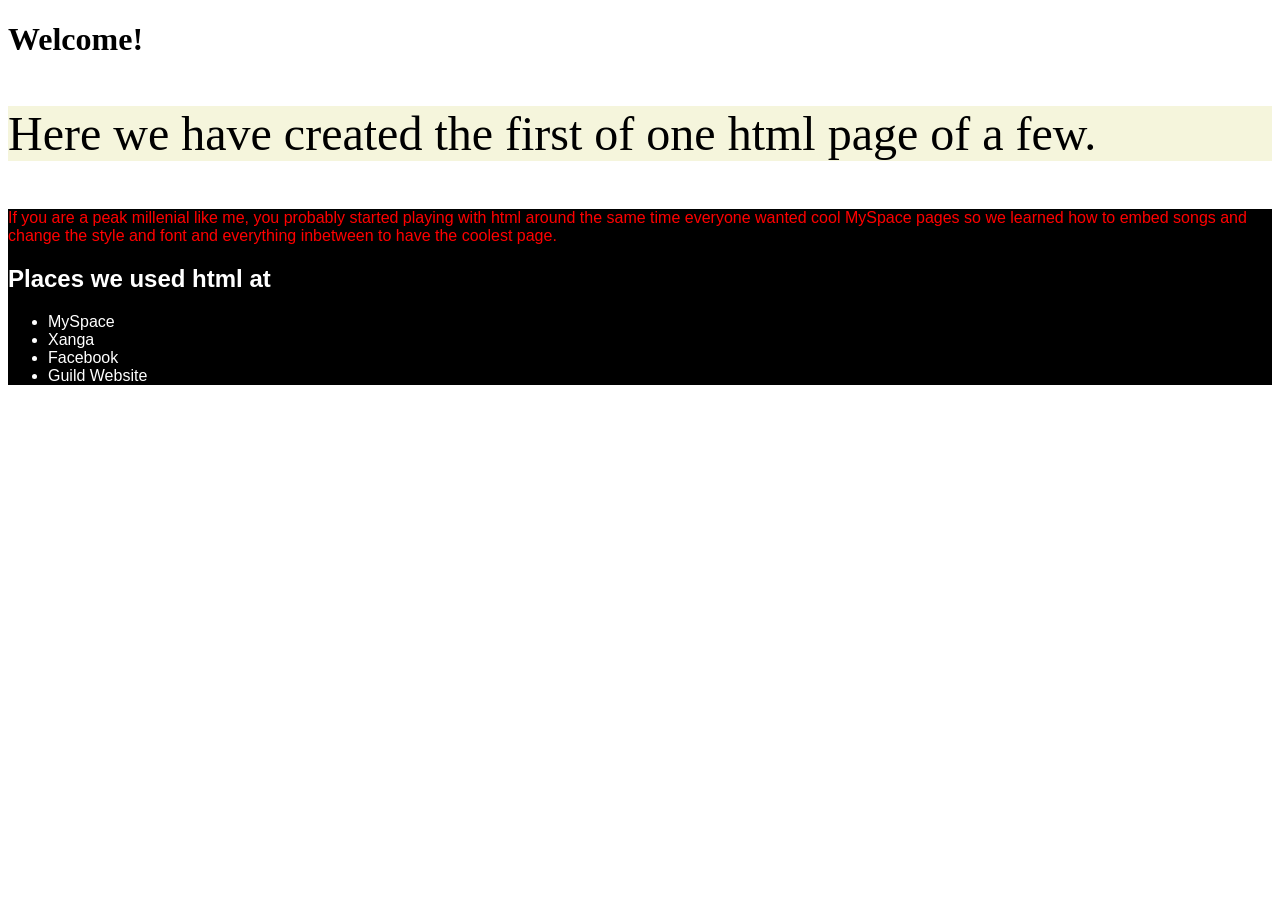
<file: Week2/index.html>
<!-- HTML is made up of elements -->

<!DOCTYPE html>
<html>
<!--ELEMENTS are just boxes that we place content in-->
<!--ELEMENTS are made up of tags and attributes-->
<!--TAGS look like <sometag> CONTENT </sometag> -->

<!-- overall structure of HTML elements are:  <sometag>CONTENT FOR THAT ELEMENT</sometag> -->

<!--attributes are descriptors of elements that provide more context or provide customization to an element-->

<head>
    <!--HEAD element provides metadata-->

    <title>My first page!</title>

</head>

<body> <!--the body renders everything that we see in the viewport OR we interact with-->

    <!--the style attribute styles an element-->

    <h1>Welcome! </h1>
    <p style="background-color: beige; font-size: 48px;">
        Here we have created the first of one html page of a few. 
    </p>

    <!--Elements can have multiple attributes, but only 1 tag-->
    
    <!--ELEMENTS are made up of tags (mandatory), attribute (optional), content (what is in the element)-->

    <div style="background-color: black; color: white; font-family:'Trebuchet MS', 'Lucida Sans Unicode', 'Lucida Grande', 'Lucida Sans', Arial, sans-serif" class="ships-scifi">

        <p id="lorem-ipsum" style="color: red;">If you are a peak millenial like me, you probably started playing with html around the same time everyone wanted cool MySpace pages so we learned how to embed songs and change the style and font and everything inbetween to have the coolest page. </p>

        <h2> Places we used html at</h2>
        <ul>
            <li id="tom">MySpace</li>
            <li id="journal">Xanga</li>
            <li id="yearbook">Facebook</li>
            <li id="game">Guild Website </li>
        </ul>

    </div>

  
</body>

</html>
</file>
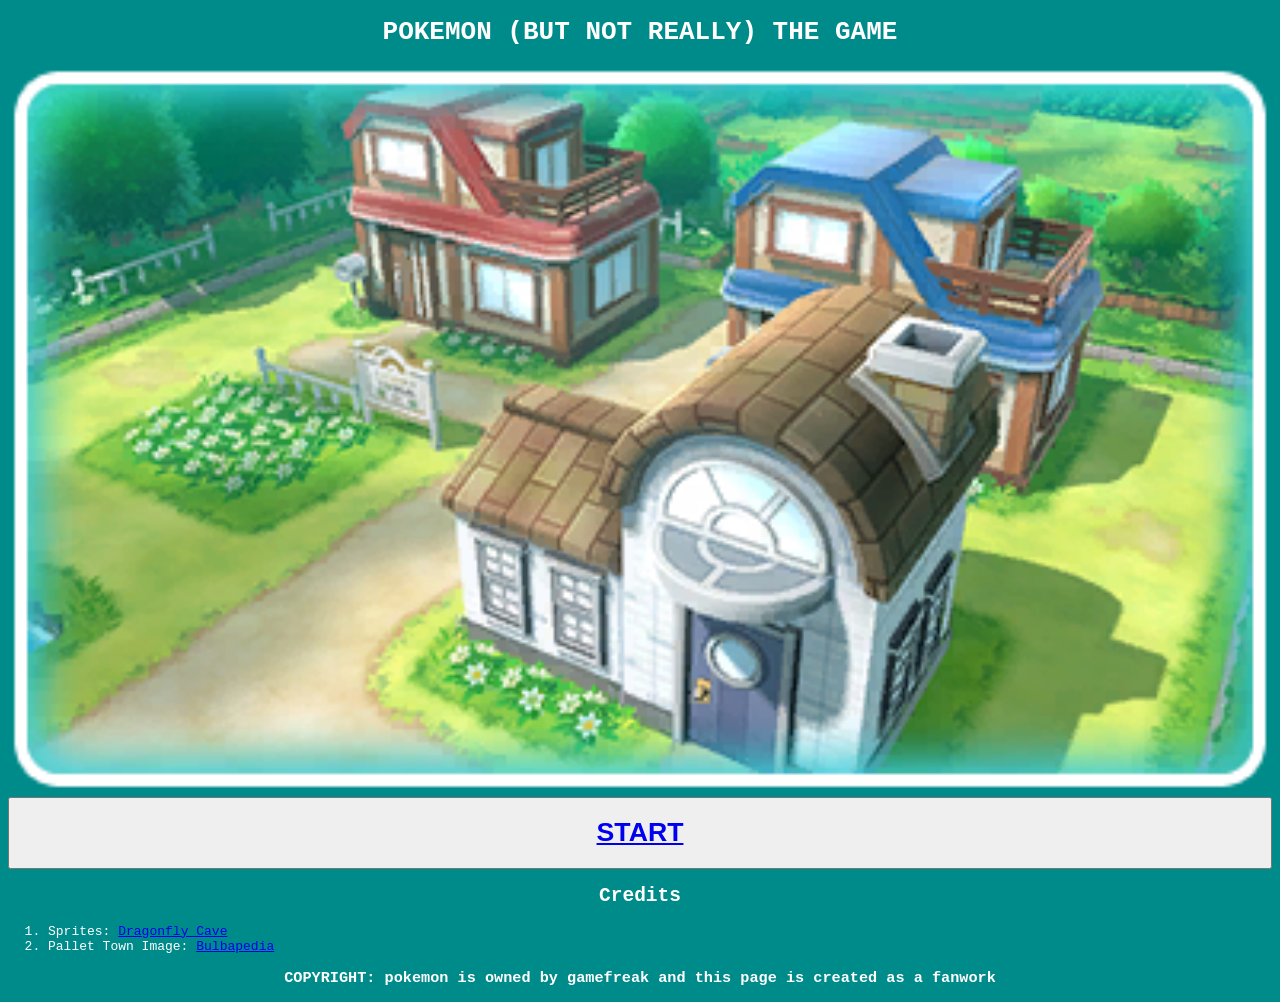
<file: Week2/ourfirstgame/index.html>
<!--declare what type of page this is-->
<!DOCTYPE html>

<!--where html starts and ends-->

<html>

<head>
    <title>OUR FIRST GAME</title>
</head>

<!--html pages are made of elements-->
<!--elements have three parts, a tag that describes the elements, the content/what's being rendered by the browser and the attributes-->
<body style="background-color: darkcyan; color: white; font-family: monospace">

    <!--H1 through H6 are Section Titles-->

        <h1 style="color: white; text-align: center; font-family: monospace;">POKEMON (BUT NOT REALLY) THE GAME</h1>
    <!--IMG element renders an image-->

    <img src="./assets/Pallet_Town_PE.png" aria-label="an image of pallet town from pokemon" style="width: 100%"></img>

    <button class="start-button" style="width: 100%"><h1 style="text-align: center;"><a href="./game.html">START</a></h1></button>

    <!--LISTS: ordered list (where the steps count; 1,2,3,4) and unordered lists (lists where order doesn't matter;  * , * )-->

    <section id="credits">
        <h2 style="text-align: center">Credits</h2>
        <ol>
            <li>Sprites:  <a href="https://www.dragonflycave.com/resources/sprite-generator/">Dragonfly Cave</a></li>
            <li>Pallet Town Image:  <a href="https://bulbapedia.bulbagarden.net/wiki/Main_Page">Bulbapedia</a></li>
        </ol>
    </section>

    <h3 style="color: white; text-align: center; font-family: monospace;">COPYRIGHT: pokemon is owned by gamefreak and this page is created as a fanwork</h3>
    



</body>
</html>
</file>
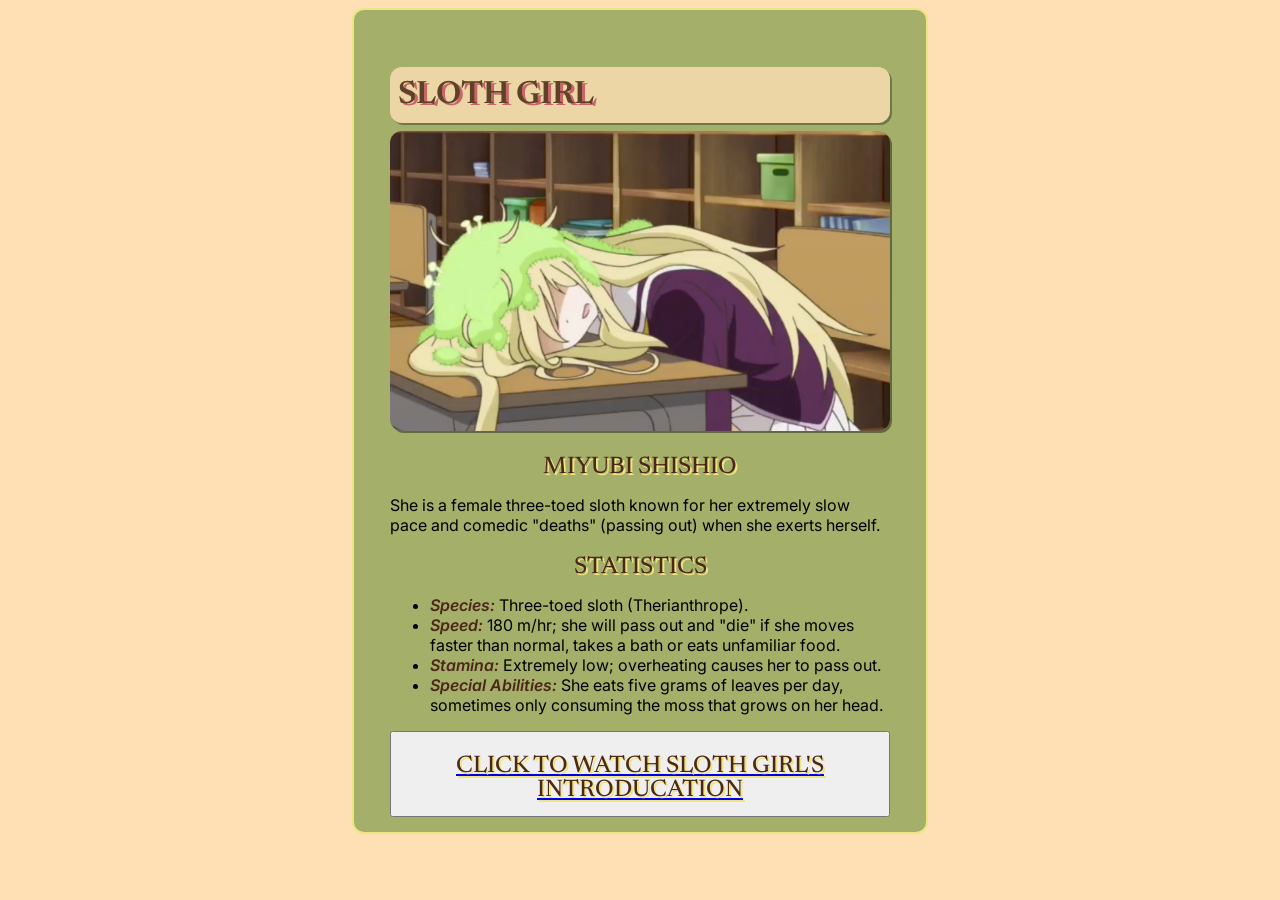
<file: Week3/card/index.html>
<!DOCTYPE html>
<html lang="en">
    <head>
        <meta charset="UTF-8">
        <meta name="viewport" content="width=device-width, initial-scale=1.0">
        <title> Sloth Girl Card</title>
            <style>
            @import url('https://fonts.googleapis.com/css2?family=Inter:ital,opsz,wght@0,14..32,100..900;1,14..32,100..900&family=Newsreader:ital,opsz,wght@0,6..72,200..800;1,6..72,200..800&display=swap');
            </style>
        <link rel="stylesheet" href="./styles.css">
    </head>

    <body>

        <div class="cards">
            <div>
                <h1>Sloth Girl</h1>
                <img src="./assets/slothgirl1.jpeg">

                <h2>Miyubi Shishio</h2>
                <p>She is a female three-toed sloth known for her extremely slow pace and comedic "deaths" (passing out) when she exerts herself.</p>

                <h2>Statistics</h2>
                <ul>
                    <li><span class="stat">Species:</span> Three-toed sloth (Therianthrope).</li>
                    <li><span class="stat">Speed:</span> 180 m/hr; she will pass out and "die" if she moves faster than normal, takes a bath or eats unfamiliar food.</li>
                    <li><span class="stat">Stamina:</span> Extremely low; overheating causes her to pass out.</li>
                    <li><span class="stat">Special Abilities:</span> She eats five grams of leaves per day, sometimes only consuming the moss that grows on her head.</li>
                </ul>

                <button id="link"><a href="https://youtu.be/e1rJZK820e8"><h2>Click to Watch Sloth Girl's Introducation</h2></a>
                </button>
            </div>

        </div>


    </body>






</html>
</file>
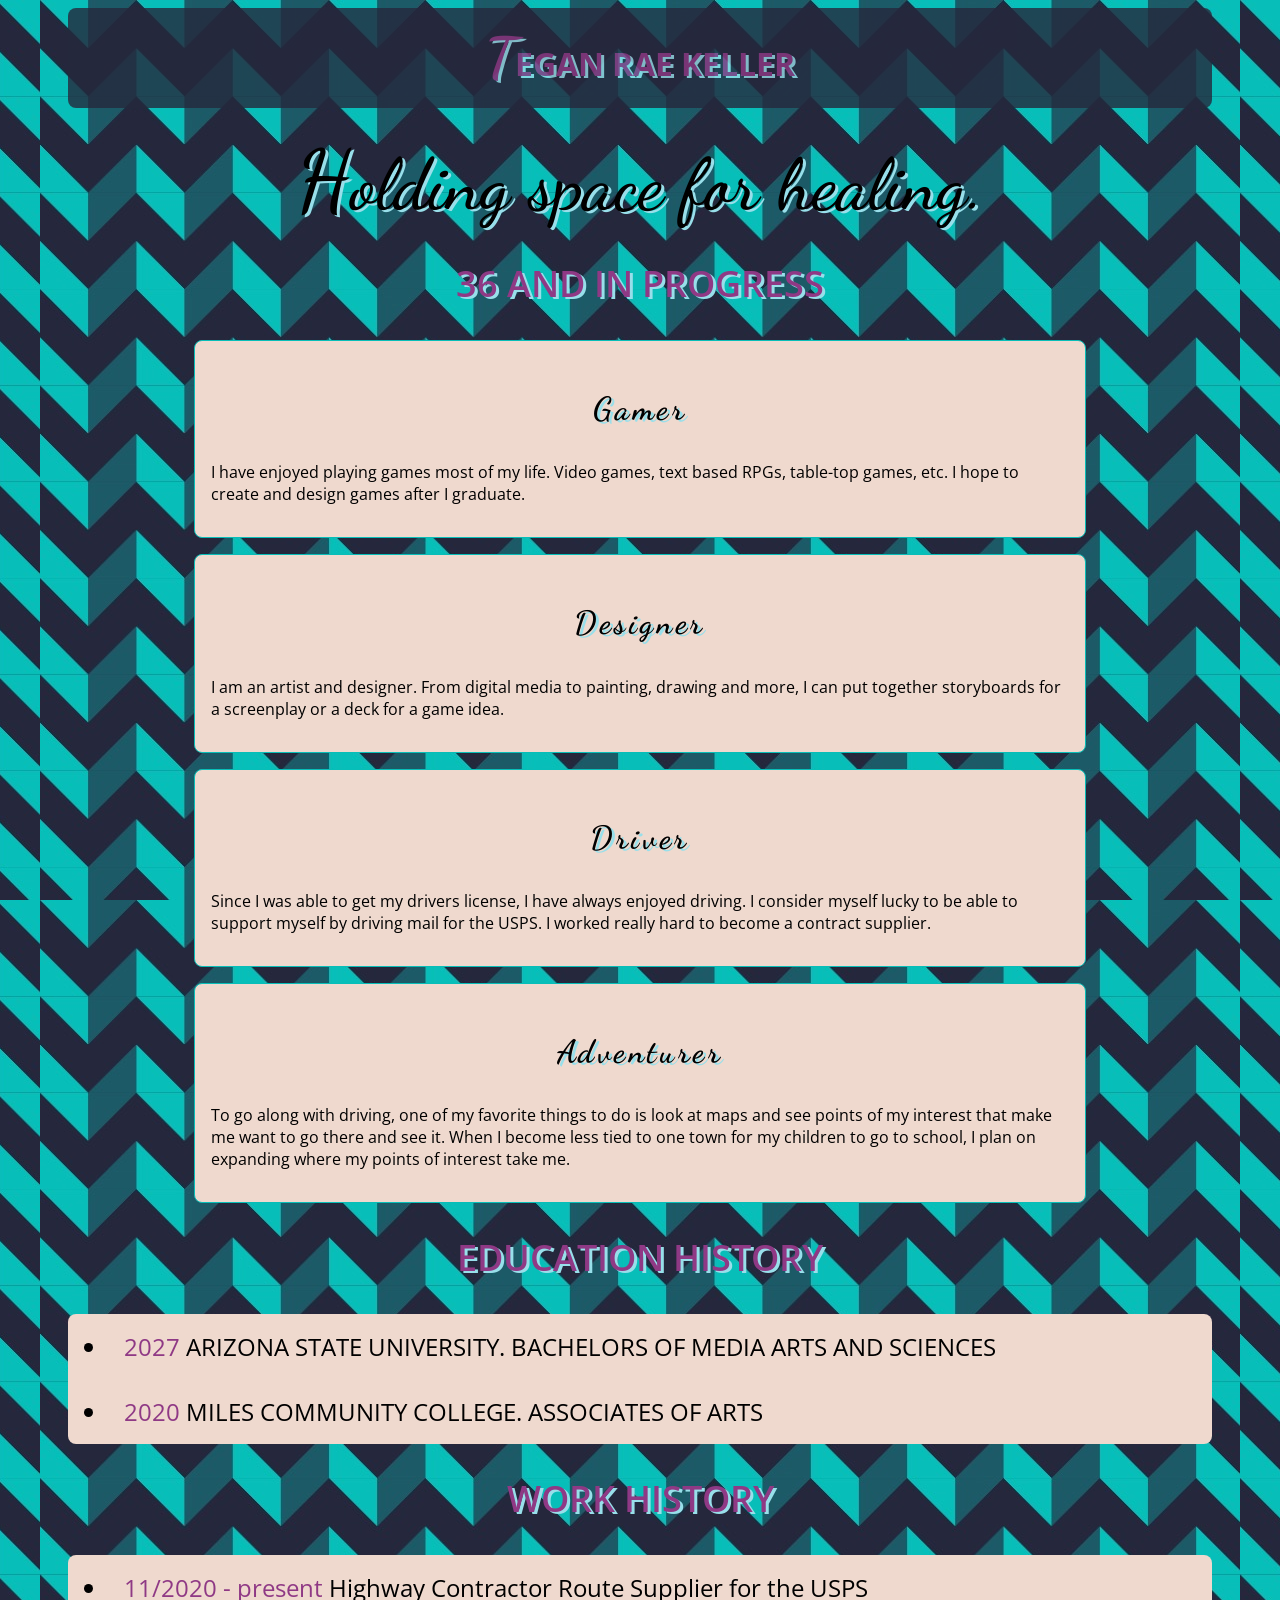
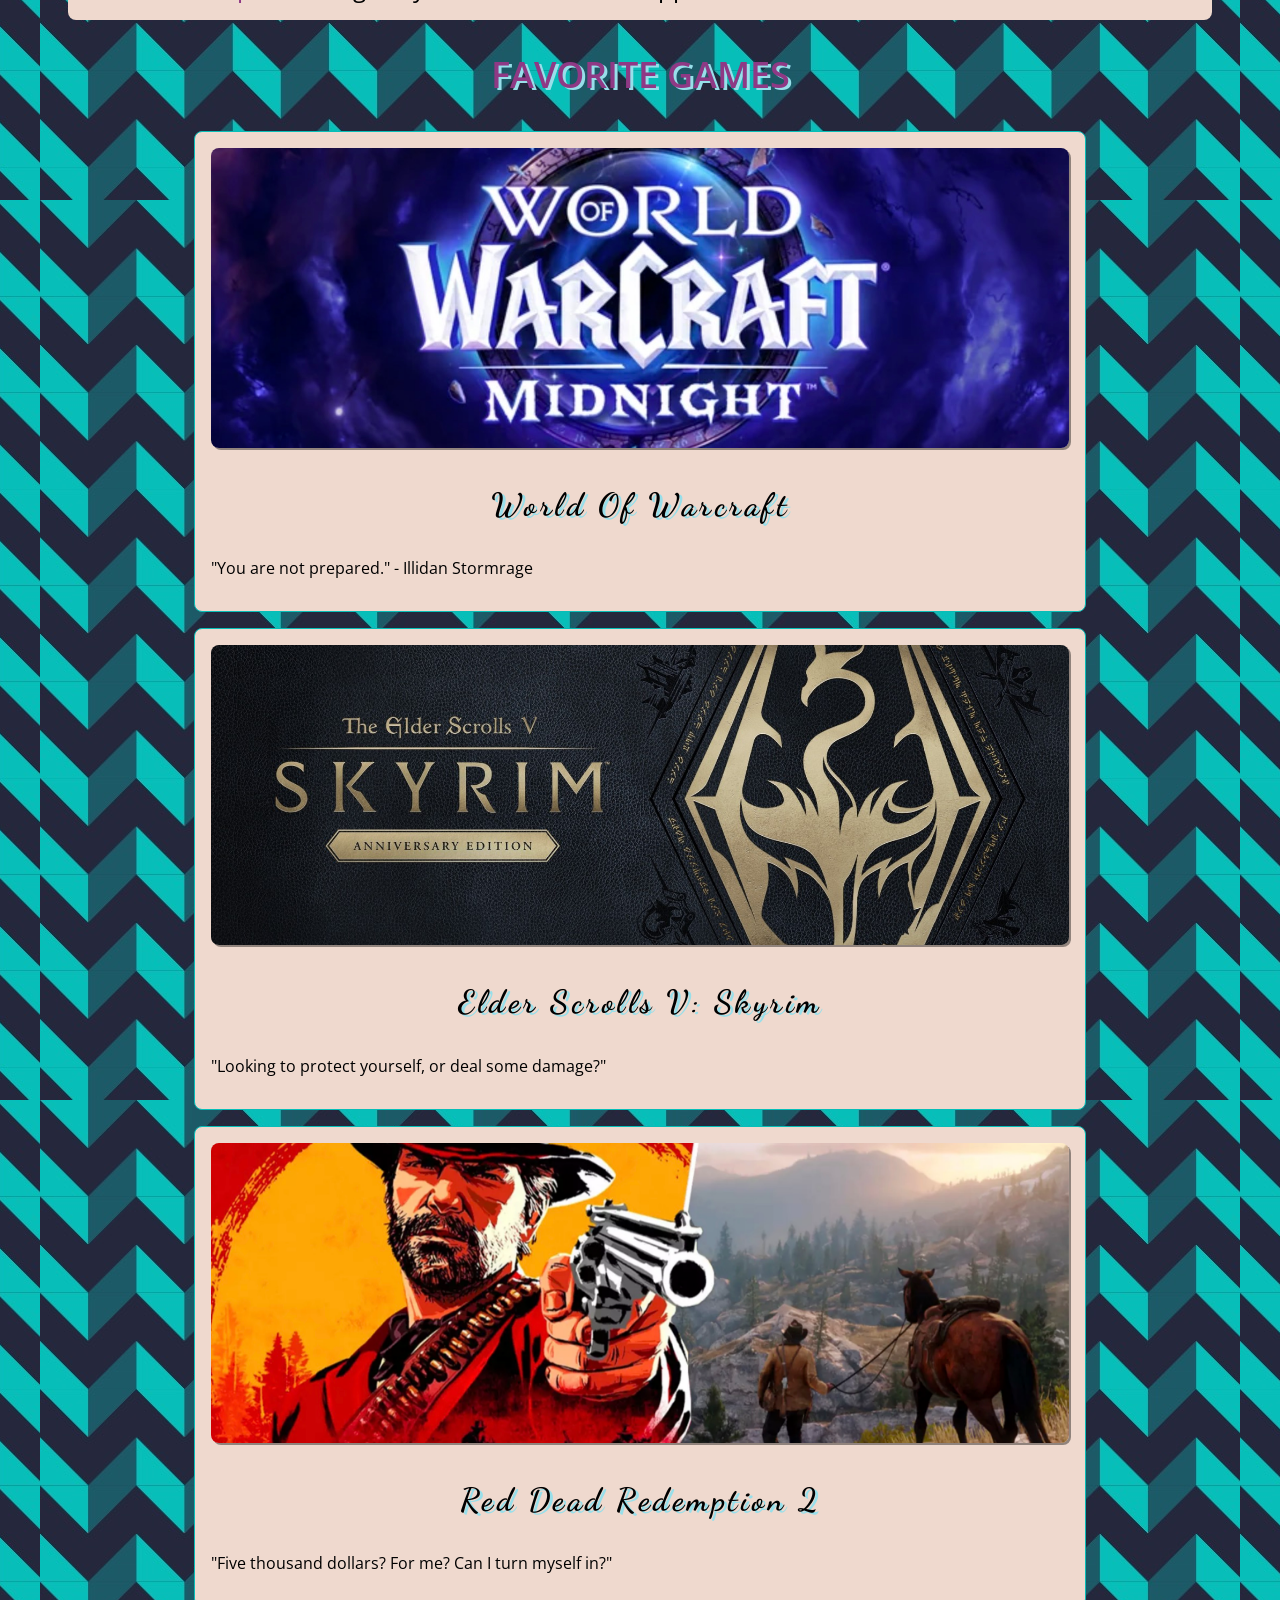
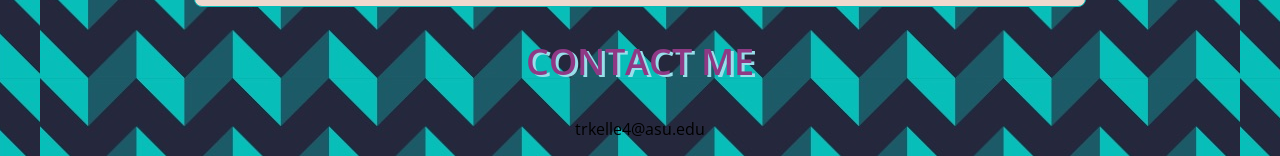
<file: Week3/portfolio/index.html>
<!DOCTYPE html>
<html lang="en">
    
<head>
    <meta charset="UTF-8">
    <meta name="viewport" content="width=device-width, initial-scale=1.0">
    <title>TRK CSS PORTFOLIO// 2026</title>
    <style>
        @import url('https://fonts.googleapis.com/css2?family=Dancing+Script:wght@300;400;500;600;700&family=Open+Sans:ital,wght@0,100..700;1,100..700&display=swap');
    </style>
    <link rel="stylesheet" href="./styles.css">
    <!--link says hey, you are going to reference some important information, here is the type of file you're referenceing and here is its location-->
</head>

<body>

    <header><center>Tegan Rae Keller</center></header>
    <div class="title">Holding space for healing.</div>
    
    <div class="inProgress">
        <h2>36 and in progress</h2>
        <div class="cards">

            <div><h3>Gamer</h3>
            <p>I have enjoyed playing games most of my life. Video games, text based RPGs, table-top games, etc. I hope to create and design games after I graduate.</p></div>

            <div><h3>Designer</h3>
                <p>I am an artist and designer. From digital media to painting, drawing and more, I can put together storyboards for a screenplay or a deck for a game idea.</p>
            </div>

            <div><h3>Driver</h3>
                <p>Since I was able to get my drivers license, I have always enjoyed driving. I consider myself lucky to be able to support myself by driving mail for the USPS. I worked really hard to become a contract supplier.</p>
            </div>

            <div><h3>Adventurer</h3>
                <p>To go along with driving, one of my favorite things to do is look at maps and see points of my interest that make me want to go there and see it. When I become less tied to one town for my children to go to school, I plan on expanding where my points of interest take me.</p>
            </div>

        </div>
    </div>

    <div class="education">
        <h2>Education History</h2>
        <ul>
            <li><span class="year">2027</span> ARIZONA STATE UNIVERSITY. BACHELORS OF MEDIA ARTS AND SCIENCES</li>
            <li><span class="year">2020</span> MILES COMMUNITY COLLEGE. ASSOCIATES OF ARTS</li>
        </ul>
    </div>

    <div class="work">
        <h2>Work History</h2>
        <ul>
            <li><span class="year">11/2020 - present</span> Highway Contractor Route Supplier for the USPS</li>
        </ul>
    </div>

    <div class="games">

        <h2>Favorite Games</h2>
        <div class="cards">
            <div>
                <img src="./assets/wowmidnight.jpeg">
                <h3>World of Warcraft</h3>
                <p>"You are not prepared." - Illidan Stormrage</p>
            </div>

            <div>
                <img src="./assets/skyrim.jpg">
                <h3>Elder Scrolls V: Skyrim</h3>
                <p>"Looking to protect yourself, or deal some damage?"</p>
            </div>

            <div>
                <img src="./assets/rdr2.jpeg">
                <h3>Red Dead Redemption 2</h3>
                <p>"Five thousand dollars? For me? Can I turn myself in?"</p>
            </div>
    </div>

    <footer>
        <h2>CONTACT ME</h2>
        <p><center>trkelle4@asu.edu</center></p>
    </footer>

</body>

</html>
</file>
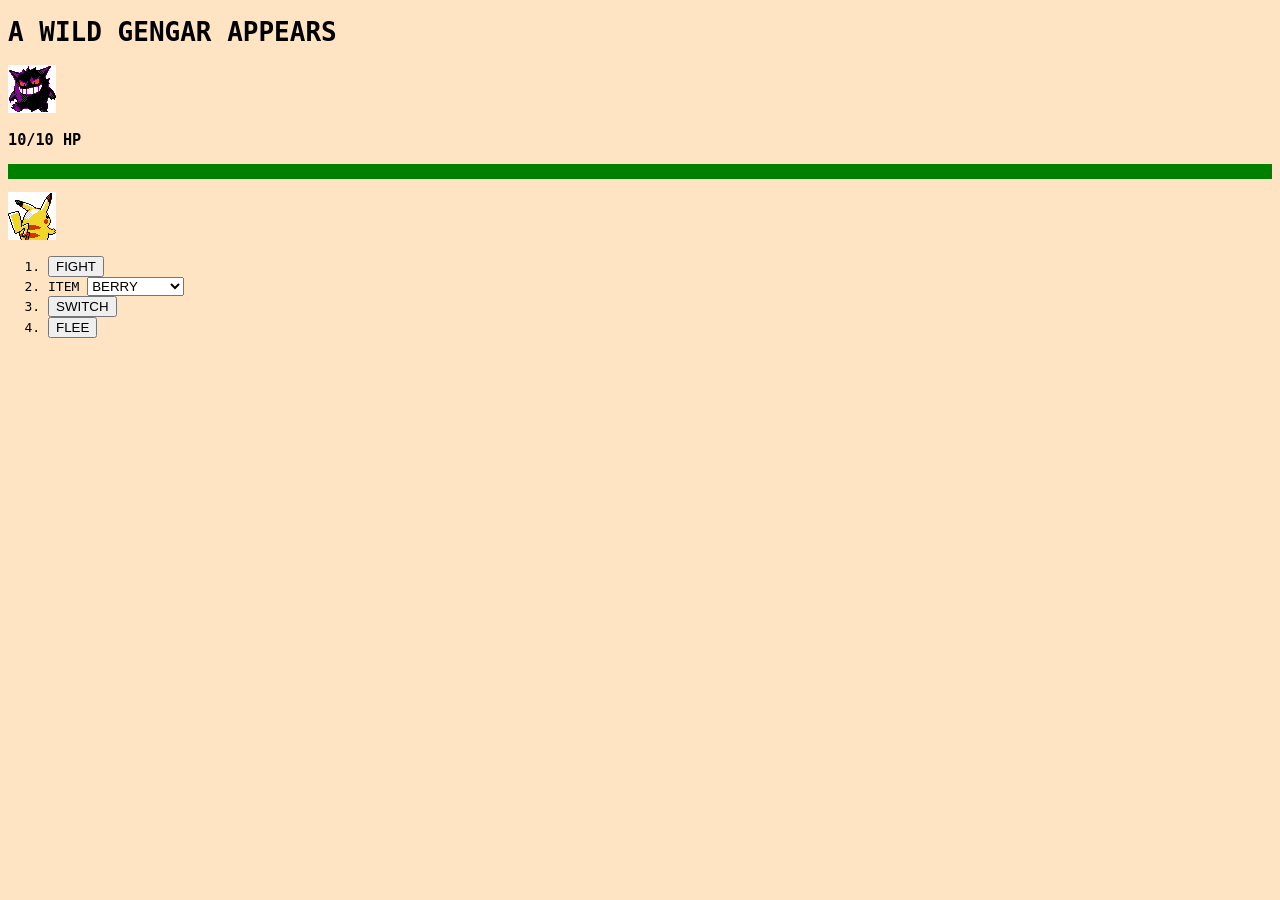
<file: Week2/ourfirstgame/game.html>
<!DOCTYPE html>
<html>
    <head>
    <title>... WEBPAGE WANTS TO BATTLE!</title>
    </head>
    <body class="battle" style="background-color: bisque; font-family: monospace;">
        <h1 id="gengar">A WILD GENGAR APPEARS</h1>
        <section class="gengar">
            <img src="./assets/gengar.png"></img>
            <h3>10/10 HP</h3>
        </section>
        <div style="background-color: green;"><p><p><p>&nbsp;</p></div>
        <section class="pikachu">
            <img src="./assets/pikachu-back.png"/>
            <ol>
                <li><button>FIGHT</button></li>
                <li><label id="item" for="item-select">ITEM</label> 
                
                    <select id="item-select">
                        <option value="berries">BERRY</option>
                        <option value="lemonade">LEMONADE</option>
                    </select>
                
                </li> 
                <li><button>SWITCH</button></li>
                <li><button>FLEE</button></li>
            </ol>
        </section>
    </body>
</html>
</file>
<file: Week3/card/styles.css>
/* 

.newsreader-<uniquifier> {
  font-family: "Newsreader", serif;
  font-optical-sizing: auto;
  font-weight: <weight>;
  font-style: normal;
}

.inter-<uniquifier> {
  font-family: "Inter", sans-serif;
  font-optical-sizing: auto;
  font-weight: <weight>;
  font-style: normal;
}

*/

/* ROOT selector */

* {
    --baseColor:#ffe0b5;
    --borderColor:#ede580;
    --cardColor:#a4af69;
    --accentColor:#4c2719;
    --extraColor:#d35269;
    font-family: "Inter", sans-serif;
}

body {
    background-color: var(--baseColor);
    padding-left: 40px;
    padding-right: 40px;
    padding-top: 0px;
    padding-bottom: 0px;
}


h1 {
    font-family: "Newsreader", serif;
        font-weight: 600;
        font-style: normal;
        font-size: 32px;
    text-align: left;
    margin-bottom: 8px;
    line-height: 40px;
    padding-left: 8px;
    padding-top: 8px;
    padding-bottom: 8px;
    border-radius: 12px;
    color: var(--accentColor);
    text-transform: uppercase;
    text-shadow: 3px 2px 0px var(--extraColor);
    box-shadow: 2px 2px rgba(0,0,0,.4);
    background-color: var(--baseColor);
    opacity: .80;
   
}

h2 {
    font-family: "Newsreader", serif;
        font-weight: 500;
        font-style: normal;
        font-size: 24px;
    margin-bottom: 12px;
    text-transform: uppercase;
    text-align: center;
    text-shadow: 2px 2px 0px var(--borderColor);
    color: var(--accentColor);
}

.cards div {
    background-color: var(--cardColor);
    width: 500px;
    height: 750px;
    padding: 36px;
    border: 2px solid var(--borderColor);
    border-radius: 12px;
    margin-left: auto;
    margin-right: auto;
    margin-bottom: 12px;
}


.cards div > img {
    width: 100%;
    height: 300px;
    object-fit: cover;
    border-radius: 12px;
    box-shadow: 2px 2px rgba(0,0,0,.4);
}

.stat {
    font-style: italic;
    font-weight: 600;
    color: var(--accentColor);
}

.link div {
    background-color: var(--baseColor);
    border-radius: 12px;
    box-shadow: 2px 2px rgba(0,0,0,.4);
}
</file>
<file: Week3/portfolio/styles.css>
/*
.dancing-script-<uniquifier> {
  font-family: "Dancing Script", cursive;
  font-optical-sizing: auto;
  font-weight: <weight>;
  font-style: normal;
}


.open-sans-<uniquifier> {
  font-family: "Open Sans", sans-serif;
  font-optical-sizing: auto;
  font-weight: <weight>;
  font-style: normal;
  font-variation-settings:
    "wdth" 100;
}
*/

/* set our defaults and our constants. need to use ROOT selector */

* {
    --base: #25283d;
    --borderColor:  #07beb8;
    --cardColors: #efd9ce;
    --accentColor: #8f3985;
    --extraColor: #98dfea;
    font-family: "Open Sans", sans-serif;
}

/* selecting just the body elements */

body {
    background-color: var(--base);
    background-image: url(./assets/backcube2.jpeg);
    background-repeat: repeat;
    background-position: top;
    background-attachment: scroll;
    padding-left: 60px;
    padding-right: 60px;
    padding-top: 0px;
    padding-bottom: 0px;
}

header {
    padding-top: 16px;
    padding-bottom: 16px;
    margin-bottom: 32px;
    font-family: "Open Sans", sans-serif;
    color: var(--accentColor);
    border-radius: 8px;
    font-size: 32px;
    font-weight: 700;
    text-transform: uppercase;
    text-shadow: 3px 2px 0px var(--extraColor);
    background-color: var(--base);
    opacity: .80;
}


/*PSEUDO-ELEMENTS reference: https://www.w3schools.com/css/css_pseudo_elements.asp  */
header::first-letter{
    font-size: 56px;
    font-family: "Dancing Script", cursive;

}

/*style the title card/hero text and select by class*/

.title{
    font-family: "Dancing Script", cursive;
        font-weight: 600;
        font-style: normal;
    font-size: 72px;
    text-align: center;
    margin-bottom: 32px;
    line-height: 84px;
    text-shadow: 3px 2px 0px var(--extraColor);

}

.title::first-letter{
    font-size: 84px;
}

/* Text-shadow */

h2{
    font-family: "Open Sans", sans-serif;
        font-weight: 600;
        font-style: normal;
        font-size: 36px;
        margin-bottom: 32px;
        text-transform: uppercase;
        text-align: center;
        color: var(--accentColor);
        text-shadow: 3px 2px 0px var(--extraColor);
}


.cards div {

    background-color: var(--cardColors);
    padding: 16px;
    border: 1px solid var(--borderColor);
    border-radius: 8px;
    width: 75%;
    margin-left: auto;
    margin-right: auto;
    margin-bottom: 16px;

    /* short hand for centering items is margin: 0 auto
    margin-top: 0;
    margin-bottom: 0;
    margin-right: auto;
    margin-left: auto; */

}

.cards div:hover{

    box-shadow: 8px 8px var(--accentColor);
}

.cards div > img {
    width: 100%;
    height: 300px;
    object-fit: cover;
    border-radius: 8px;
    box-shadow: 2px 2px rgba(0,0,0,.4);
}

h3 {
    font-family: "Dancing Script", cursive;
    font-size: 32px;
    font-style: normal;
    font-weight: 700;
    text-align: center;
    line-height: 126.637%;
    /* 40.524px */
    letter-spacing: 3.52px;
    text-transform: capitalize;
    text-shadow: 3px 2px 0px var(--extraColor);
}

.education > ul {
    background-color: var(--cardColors);
    font-size: 24px;
    border-radius: 8px;
}

.education > ul li {
    padding: 16px;
}

.year {
    color: var(--accentColor);
}

.work > ul {
    background-color: var(--cardColors);
    font-size: 24px;
    border-radius: 8px;
}

.work > ul li {
    padding: 16px;
}
</file>
